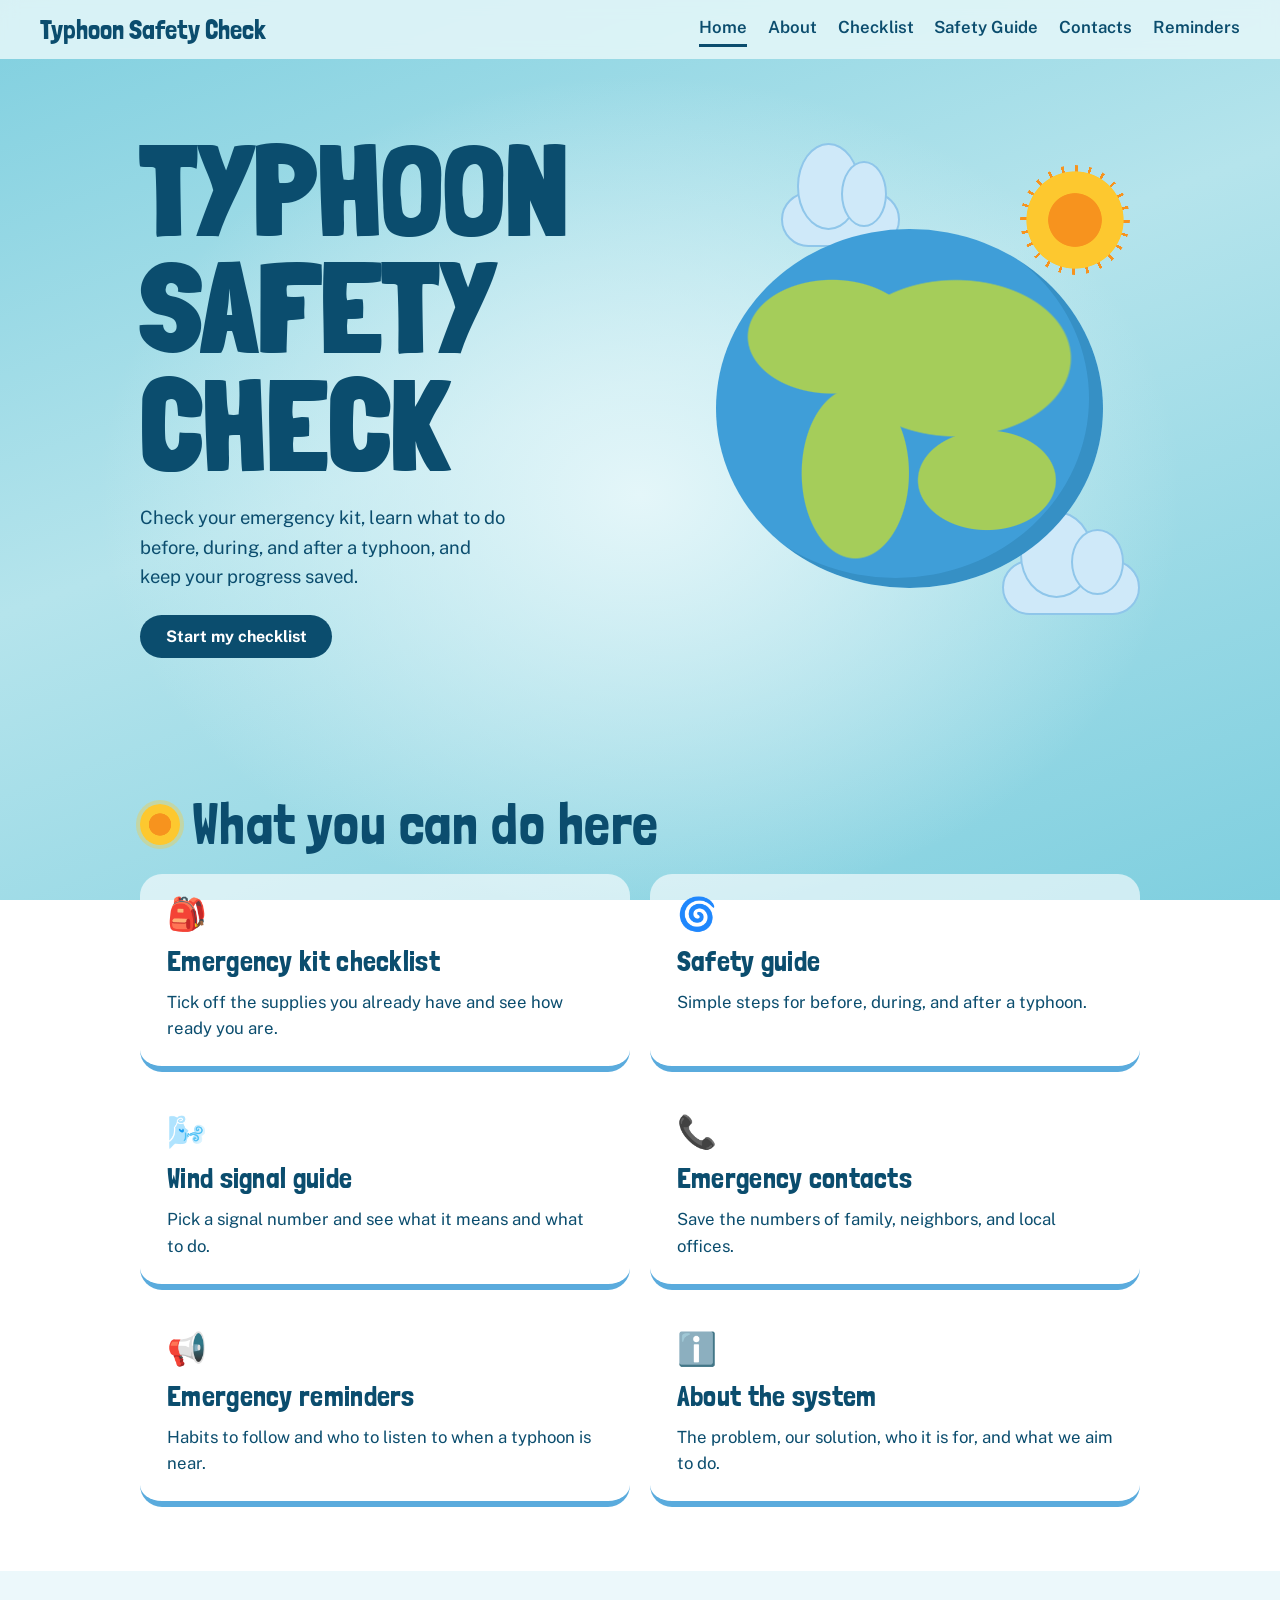
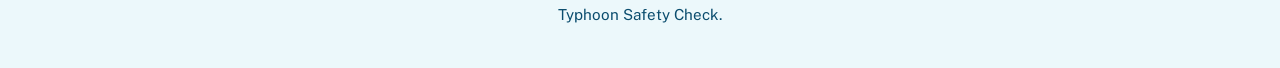
<file: index.html>
<!DOCTYPE html>
<html lang="en">
<head>
  <meta charset="UTF-8">
  <meta name="viewport" content="width=device-width, initial-scale=1">
  <title>Home | Typhoon Safety Check</title>
  <link rel="preconnect" href="https://fonts.googleapis.com">
  <link rel="preconnect" href="https://fonts.gstatic.com" crossorigin>
  <link href="https://fonts.googleapis.com/css2?family=Londrina+Solid:wght@400;900&family=Public+Sans:wght@400;600;700&display=swap" rel="stylesheet">
  <link rel="stylesheet" href="style.css">
</head>
<body>

 
  <header class="site-header">
    <a class="brand" href="index.html">Typhoon Safety Check</a>
    <nav class="nav" aria-label="Main">
      <a href="index.html" aria-current="page">Home</a>
      <a href="about.html">About</a>
      <a href="checklist.html">Checklist</a>
      <a href="guide.html">Safety Guide</a>
      <a href="contacts.html">Contacts</a>
      <a href="reminders.html">Reminders</a>
    </nav>
  </header>

  <main>
    <section class="hero">
      <div class="hero-text">
        <h1>Typhoon<br>Safety<br>Check</h1>
        <p class="hero-sub">Check your emergency kit, learn what to do before, during, and after a typhoon, and keep your progress saved.</p>
        <a class="btn" href="checklist.html">Start my checklist</a>
      </div>
      <div class="hero-art" aria-hidden="true">
        <div class="sun"></div>
        <div class="cloud cloud-1"></div>
        <div class="cloud cloud-2"></div>
        <div class="globe"></div>
      </div>
    </section>

    <section class="section">
      <h2 class="section-title">What you can do here</h2>
      <div class="home-links">
        <a class="link-card" href="checklist.html">
          <span class="link-icon" aria-hidden="true">🎒</span>
          <h3>Emergency kit checklist</h3>
          <p>Tick off the supplies you already have and see how ready you are.</p>
        </a>
        <a class="link-card" href="guide.html">
          <span class="link-icon" aria-hidden="true">🌀</span>
          <h3>Safety guide</h3>
          <p>Simple steps for before, during, and after a typhoon.</p>
        </a>
        <a class="link-card" href="guide.html#signals">
          <span class="link-icon" aria-hidden="true">🌬️</span>
          <h3>Wind signal guide</h3>
          <p>Pick a signal number and see what it means and what to do.</p>
        </a>
        <a class="link-card" href="contacts.html">
          <span class="link-icon" aria-hidden="true">📞</span>
          <h3>Emergency contacts</h3>
          <p>Save the numbers of family, neighbors, and local offices.</p>
        </a>
        <a class="link-card" href="reminders.html">
          <span class="link-icon" aria-hidden="true">📢</span>
          <h3>Emergency reminders</h3>
          <p>Habits to follow and who to listen to when a typhoon is near.</p>
        </a>
        <a class="link-card" href="about.html">
          <span class="link-icon" aria-hidden="true">ℹ️</span>
          <h3>About the system</h3>
          <p>The problem, our solution, who it is for, and what we aim to do.</p>
        </a>
      </div>
    </section>

  </main>

  
  <footer class="site-footer">
    <p>Typhoon Safety Check.</p>
  </footer>

</body>
</html>
</file>
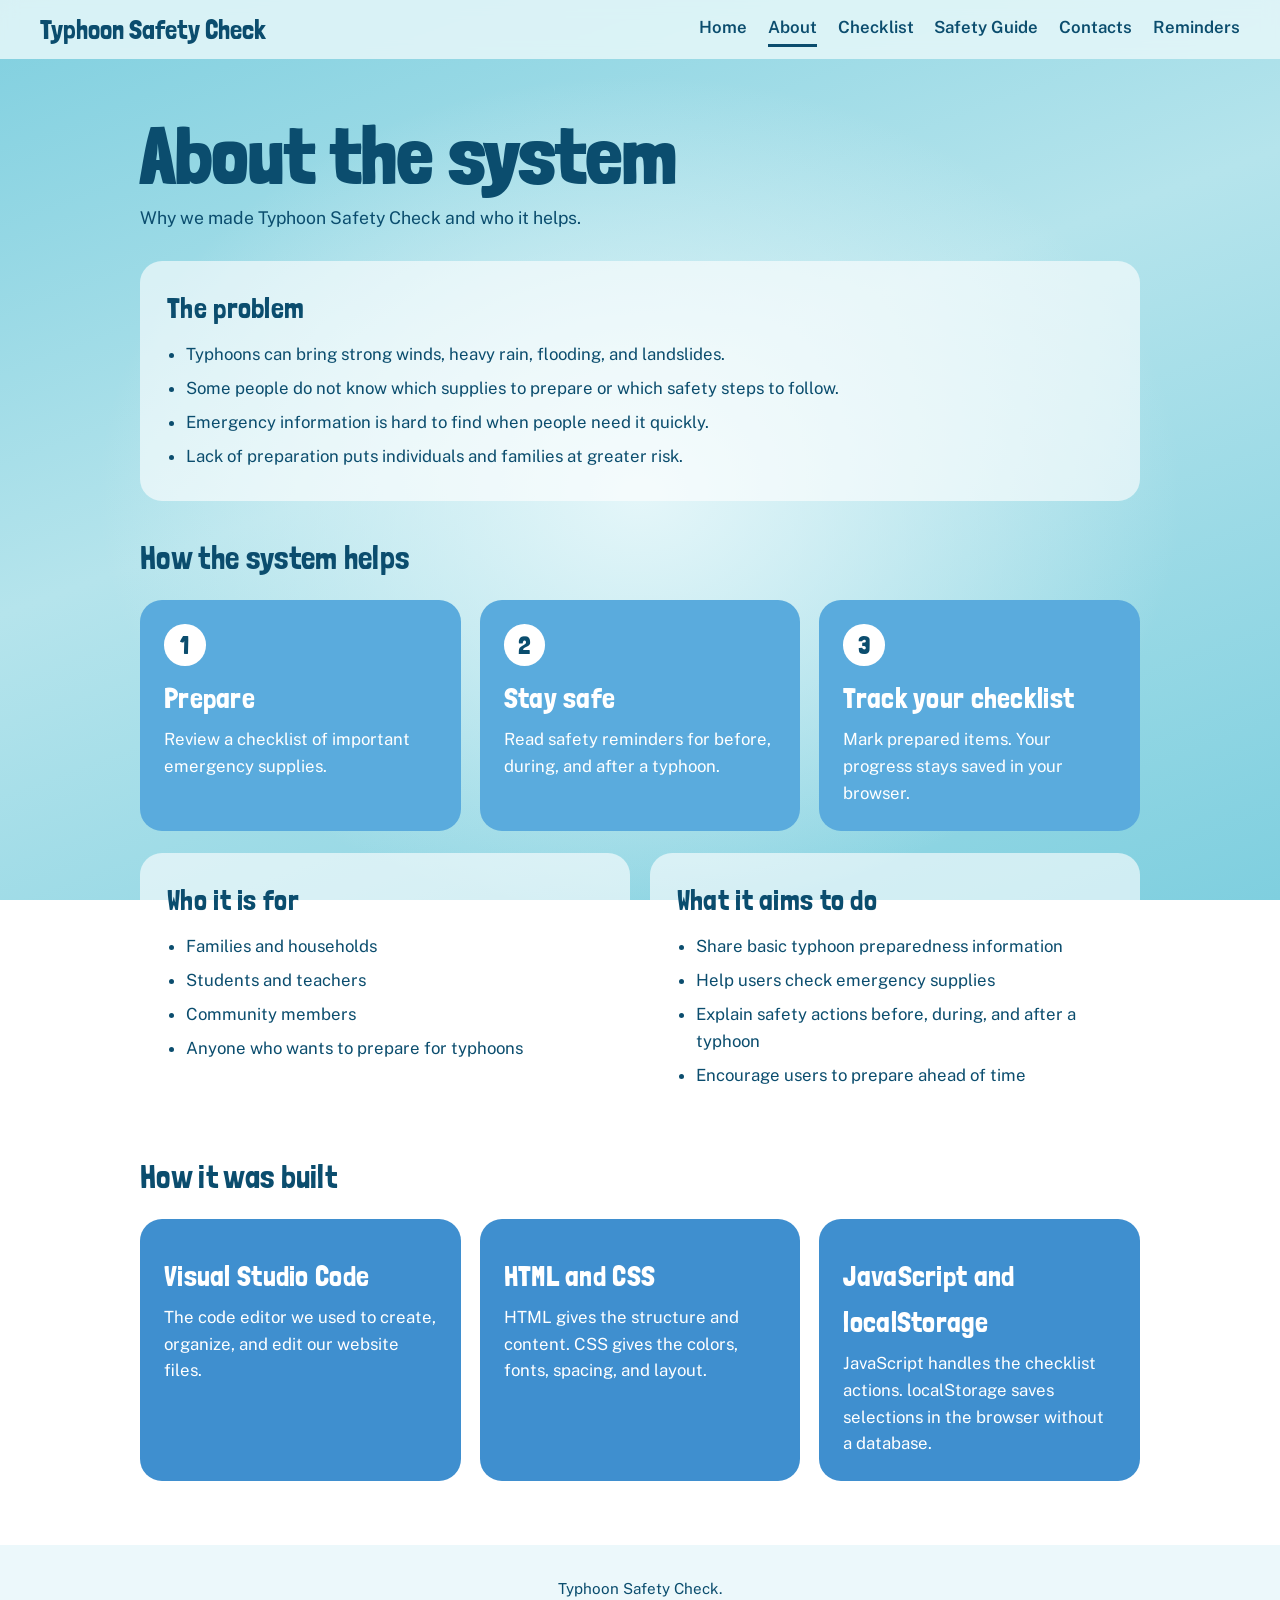
<file: about.html>
<!DOCTYPE html>
<html lang="en">
<head>
  <meta charset="UTF-8">
  <meta name="viewport" content="width=device-width, initial-scale=1">
  <title>About | Typhoon Safety Check</title>
  <link rel="preconnect" href="https://fonts.googleapis.com">
  <link rel="preconnect" href="https://fonts.gstatic.com" crossorigin>
  <link href="https://fonts.googleapis.com/css2?family=Londrina+Solid:wght@400;900&family=Public+Sans:wght@400;600;700&display=swap" rel="stylesheet">
  <link rel="stylesheet" href="style.css">
</head>
<body>

  <header class="site-header">
    <a class="brand" href="index.html">Typhoon Safety Check</a>
    <nav class="nav" aria-label="Main">
      <a href="index.html">Home</a>
      <a href="about.html" aria-current="page">About</a>
      <a href="checklist.html">Checklist</a>
      <a href="guide.html">Safety Guide</a>
      <a href="contacts.html">Contacts</a>
      <a href="reminders.html">Reminders</a>
    </nav>
  </header>

  <main>
    <section class="page-head">
      <h1>About the system</h1>
      <p>Why we made Typhoon Safety Check and who it helps.</p>
    </section>

    <section class="section">
      <div class="panel panel-problem">
        <h2>The problem</h2>
        <ul>
          <li>Typhoons can bring strong winds, heavy rain, flooding, and landslides.</li>
          <li>Some people do not know which supplies to prepare or which safety steps to follow.</li>
          <li>Emergency information is hard to find when people need it quickly.</li>
          <li>Lack of preparation puts individuals and families at greater risk.</li>
        </ul>
      </div>

      <h2 class="subhead">How the system helps</h2>
      <div class="steps">
        <article class="step"><span class="badge">1</span><h3>Prepare</h3><p>Review a checklist of important emergency supplies.</p></article>
        <article class="step"><span class="badge">2</span><h3>Stay safe</h3><p>Read safety reminders for before, during, and after a typhoon.</p></article>
        <article class="step"><span class="badge">3</span><h3>Track your checklist</h3><p>Mark prepared items. Your progress stays saved in your browser.</p></article>
      </div>

      <div class="two-col">
        <div class="panel">
          <h2>Who it is for</h2>
          <ul>
            <li>Families and households</li>
            <li>Students and teachers</li>
            <li>Community members</li>
            <li>Anyone who wants to prepare for typhoons</li>
          </ul>
        </div>
        <div class="panel">
          <h2>What it aims to do</h2>
          <ul>
            <li>Share basic typhoon preparedness information</li>
            <li>Help users check emergency supplies</li>
            <li>Explain safety actions before, during, and after a typhoon</li>
            <li>Encourage users to prepare ahead of time</li>
          </ul>
        </div>
      </div>

      <h2 class="subhead">How it was built</h2>
      <div class="steps tech">
        <article class="step"><h3>Visual Studio Code</h3><p>The code editor we used to create, organize, and edit our website files.</p></article>
        <article class="step"><h3>HTML and CSS</h3><p>HTML gives the structure and content. CSS gives the colors, fonts, spacing, and layout.</p></article>
        <article class="step"><h3>JavaScript and localStorage</h3><p>JavaScript handles the checklist actions. localStorage saves selections in the browser without a database.</p></article>
      </div>
    </section>

  </main>

  <footer class="site-footer">
    <p>Typhoon Safety Check.</p>
  </footer>

</body>
</html>
</file>
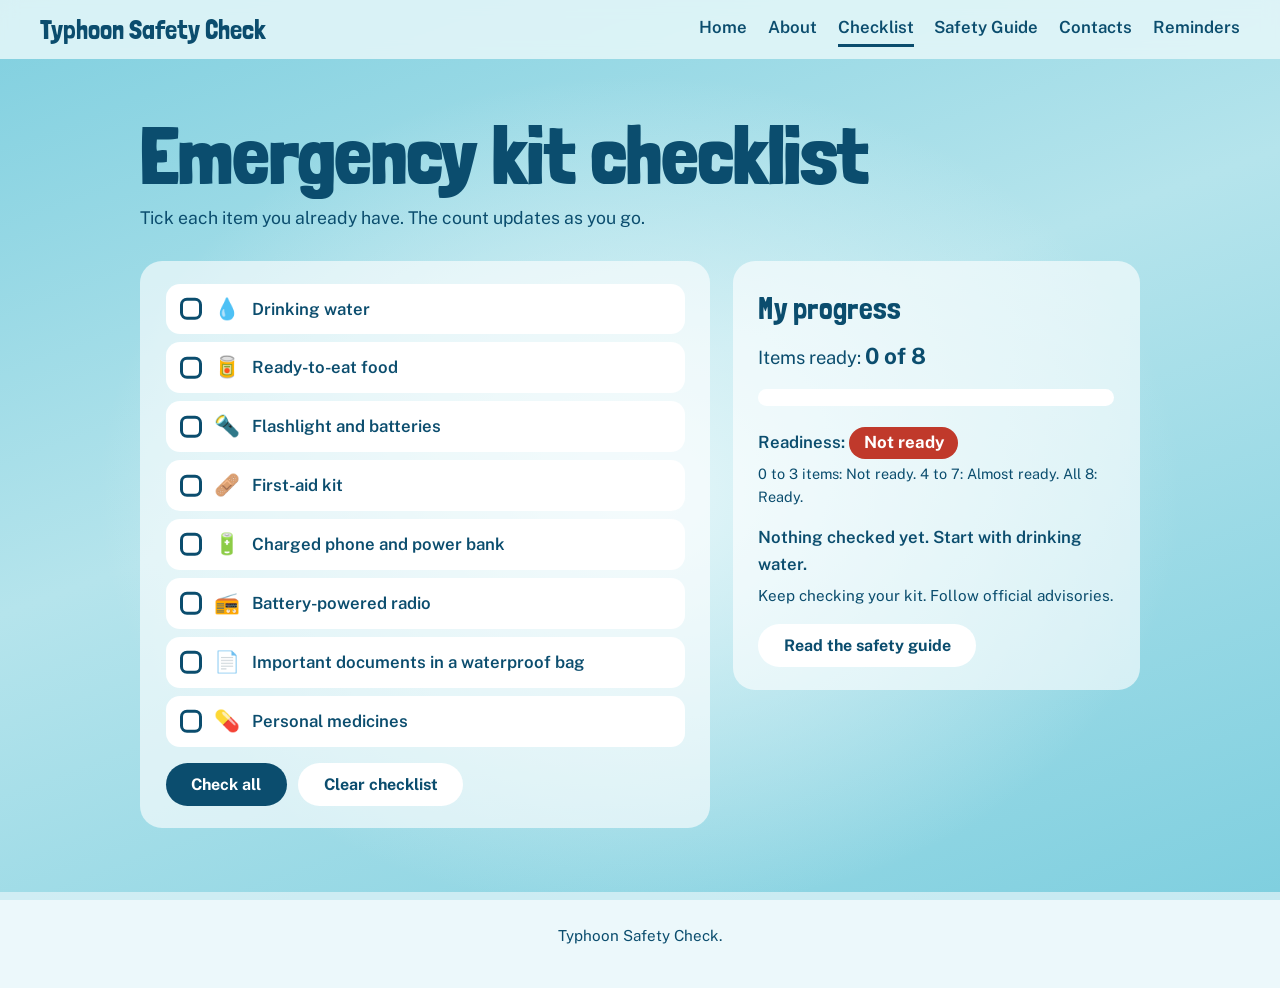
<file: checklist.html>
<!DOCTYPE html>
<html lang="en">
<head>
  <meta charset="UTF-8">
  <meta name="viewport" content="width=device-width, initial-scale=1">
  <title>Checklist | Typhoon Safety Check</title>
  <link rel="preconnect" href="https://fonts.googleapis.com">
  <link rel="preconnect" href="https://fonts.gstatic.com" crossorigin>
  <link href="https://fonts.googleapis.com/css2?family=Londrina+Solid:wght@400;900&family=Public+Sans:wght@400;600;700&display=swap" rel="stylesheet">
  <link rel="stylesheet" href="style.css">
</head>
<body>

 
  <header class="site-header">
    <a class="brand" href="index.html">Typhoon Safety Check</a>
    <nav class="nav" aria-label="Main">
      <a href="index.html">Home</a>
      <a href="about.html">About</a>
      <a href="checklist.html" aria-current="page">Checklist</a>
      <a href="guide.html">Safety Guide</a>
      <a href="contacts.html">Contacts</a>
      <a href="reminders.html">Reminders</a>
    </nav>
  </header>

  <main>
    <section class="page-head">
      <h1>Emergency kit checklist</h1>
      <p>Tick each item you already have. The count updates as you go.</p>
    </section>

    <section class="section">
      <div class="kit-layout">

        <!-- JS: listen for "change" on .kit-item -->
        <form id="kit-form" class="kit-card" aria-label="Emergency kit checklist">
          <ul class="kit-list">
            <li class="kit-row">
              <input type="checkbox" class="kit-item" id="item-water" name="kit" value="water" data-item="water">
              <label for="item-water"><span class="kit-icon" aria-hidden="true">💧</span>Drinking water</label>
            </li>
            <li class="kit-row">
              <input type="checkbox" class="kit-item" id="item-food" name="kit" value="food" data-item="food">
              <label for="item-food"><span class="kit-icon" aria-hidden="true">🥫</span>Ready-to-eat food</label>
            </li>
            <li class="kit-row">
              <input type="checkbox" class="kit-item" id="item-flashlight" name="kit" value="flashlight" data-item="flashlight">
              <label for="item-flashlight"><span class="kit-icon" aria-hidden="true">🔦</span>Flashlight and batteries</label>
            </li>
            <li class="kit-row">
              <input type="checkbox" class="kit-item" id="item-firstaid" name="kit" value="firstaid" data-item="firstaid">
              <label for="item-firstaid"><span class="kit-icon" aria-hidden="true">🩹</span>First-aid kit</label>
            </li>
            <li class="kit-row">
              <input type="checkbox" class="kit-item" id="item-powerbank" name="kit" value="powerbank" data-item="powerbank">
              <label for="item-powerbank"><span class="kit-icon" aria-hidden="true">🔋</span>Charged phone and power bank</label>
            </li>
            <li class="kit-row">
              <input type="checkbox" class="kit-item" id="item-radio" name="kit" value="radio" data-item="radio">
              <label for="item-radio"><span class="kit-icon" aria-hidden="true">📻</span>Battery-powered radio</label>
            </li>
            <li class="kit-row">
              <input type="checkbox" class="kit-item" id="item-documents" name="kit" value="documents" data-item="documents">
              <label for="item-documents"><span class="kit-icon" aria-hidden="true">📄</span>Important documents in a waterproof bag</label>
            </li>
            <li class="kit-row">
              <input type="checkbox" class="kit-item" id="item-medicine" name="kit" value="medicine" data-item="medicine">
              <label for="item-medicine"><span class="kit-icon" aria-hidden="true">💊</span>Personal medicines</label>
            </li>
          </ul>
          <div class="kit-actions">
            <button type="button" class="btn" id="check-all-btn">Check all</button>
            <button type="button" class="btn btn-light" id="reset-btn">Clear checklist</button>
          </div>
        </form>

        <!-- JS: update count, total, bar value, message -->
        <aside class="progress-card" id="progress-card" aria-live="polite">
          <h2>My progress</h2>
          <p class="progress-count">Items ready: <strong><span id="progress-count">0</span> of <span id="progress-total">8</span></strong></p>
          <progress id="progress-bar" value="0" max="8">0 of 8</progress>
          <!-- JS: set text of #readiness-label and swap its class:
               readiness-not (0-3 items), readiness-almost (4-7), readiness-ready (all 8) -->
          <p class="readiness-row">Readiness: <span id="readiness-label" class="readiness readiness-not">Not ready</span></p>
          <p class="readiness-legend">0 to 3 items: Not ready. 4 to 7: Almost ready. All 8: Ready.</p>
          <p id="progress-message" class="progress-message">Nothing checked yet. Start with drinking water.</p>
          <p class="progress-note">Keep checking your kit. Follow official advisories.</p>
          <a class="btn btn-light next-link" href="guide.html">Read the safety guide</a>
        </aside>

      </div>
    </section>

  </main>

  <footer class="site-footer">
    <p>Typhoon Safety Check.</p>
  </footer>


<script>

document.addEventListener("DOMContentLoaded", function () {
  initChecklist();
  initSignalPicker();
  initContacts();
});

/* ---------- Helper: safe localStorage ---------- */
function loadData(key, fallback) {
  try {
    var saved = localStorage.getItem(key);
    return saved ? JSON.parse(saved) : fallback;
  } catch (e) {
    return fallback;
  }
}

function saveData(key, value) {
  try {
    localStorage.setItem(key, JSON.stringify(value));
  } catch (e) {
    /* storage may be blocked; the page still works without saving */
  }
}

/* ==========================================================
   1. CHECKLIST PAGE
   ========================================================== */
function initChecklist() {
  var form = document.getElementById("kit-form");
  if (!form) return;

  var STORAGE_KEY = "typhoonKitChecked";
  var items = document.querySelectorAll(".kit-item");
  var countEl = document.getElementById("progress-count");
  var totalEl = document.getElementById("progress-total");
  var bar = document.getElementById("progress-bar");
  var label = document.getElementById("readiness-label");
  var message = document.getElementById("progress-message");
  var checkAllBtn = document.getElementById("check-all-btn");
  var resetBtn = document.getElementById("reset-btn");

  // Restore saved selections
  var saved = loadData(STORAGE_KEY, []);
  items.forEach(function (item) {
    item.checked = saved.indexOf(item.dataset.item) !== -1;
  });

  function updateProgress() {
    var total = items.length;
    var count = 0;
    var checkedNames = [];

    items.forEach(function (item) {
      if (item.checked) {
        count++;
        checkedNames.push(item.dataset.item);
      }
    });

    // Numbers and bar
    countEl.textContent = count;
    totalEl.textContent = total;
    bar.max = total;
    bar.value = count;
    bar.textContent = count + " of " + total;

    // Readiness level
    label.classList.remove("readiness-not", "readiness-almost", "readiness-ready");
    if (count === total) {
      label.textContent = "Ready";
      label.classList.add("readiness-ready");
      message.textContent = "Great job! Your emergency kit is complete.";
    } else if (count >= 4) {
      label.textContent = "Almost ready";
      label.classList.add("readiness-almost");
      message.textContent = "You are close. " + (total - count) + " more item(s) to go.";
    } else {
      label.textContent = "Not ready";
      label.classList.add("readiness-not");
      message.textContent = count === 0
        ? "Nothing checked yet. Start with drinking water."
        : "Keep going. Gather the remaining items.";
    }

    saveData(STORAGE_KEY, checkedNames);
  }

  items.forEach(function (item) {
    item.addEventListener("change", updateProgress);
  });

  checkAllBtn.addEventListener("click", function () {
    items.forEach(function (item) { item.checked = true; });
    updateProgress();
  });

  resetBtn.addEventListener("click", function () {
    items.forEach(function (item) { item.checked = false; });
    updateProgress();
  });

  updateProgress();
}

/* ==========================================================
   2. GUIDE PAGE - WIND SIGNAL PICKER
   Reads the info straight from the table, so the text only
   has to be written once in the HTML.
   ========================================================== */
function initSignalPicker() {
  var select = document.getElementById("signal-select");
  var result = document.getElementById("signal-result");
  var rows = document.querySelectorAll("#signal-table tbody tr");
  if (!select || !result) return;

  select.addEventListener("change", function () {
    var value = select.value;

    // Remove old highlight
    rows.forEach(function (row) { row.classList.remove("is-selected"); });

    // Nothing selected: show default message
    if (value === "") {
      result.innerHTML = "<p>Pick a signal to see what it means and what to do.</p>";
      return;
    }

    var row = document.querySelector('#signal-table tr[data-signal="' + value + '"]');
    if (!row) return;

    row.classList.add("is-selected");

    var cells = row.querySelectorAll("th, td");
    // cells: 0 Signal, 1 Wind, 2 Speed, 3 Lead time, 4 Threat, 5 What to do
    result.innerHTML = "";

    var title = document.createElement("h3");
    title.textContent = cells[0].textContent + ": " + cells[1].textContent;
    result.appendChild(title);

    var details = [
      ["Wind speed", cells[2].textContent],
      ["Lead time", cells[3].textContent],
      ["Threat", cells[4].textContent],
      ["What to do", cells[5].textContent]
    ];

    details.forEach(function (d) {
      var p = document.createElement("p");
      var strong = document.createElement("strong");
      strong.textContent = d[0] + ": ";
      p.appendChild(strong);
      p.appendChild(document.createTextNode(d[1]));
      result.appendChild(p);
    });
  });
}

/* ==========================================================
   3. CONTACTS PAGE
   ========================================================== */
function initContacts() {
  var form = document.getElementById("contact-form");
  if (!form) return;

  var STORAGE_KEY = "typhoonContacts";
  var nameInput = document.getElementById("contact-name");
  var phoneInput = document.getElementById("contact-phone");
  var typeSelect = document.getElementById("contact-type");
  var errorEl = document.getElementById("contact-error");
  var listEl = document.getElementById("contact-list");
  var emptyEl = document.getElementById("contact-empty");
  var template = document.getElementById("contact-template");
  var clearAllBtn = document.getElementById("clear-contacts-btn");
  var clearFormBtn = document.getElementById("clear-form-btn");

  var contacts = loadData(STORAGE_KEY, []);

  function showError(text) {
    errorEl.textContent = text;
    errorEl.hidden = false;
  }

  function hideError() {
    errorEl.textContent = "";
    errorEl.hidden = true;
  }

  // Draw the whole list from the contacts array
  function render() {
    listEl.innerHTML = "";

    contacts.forEach(function (contact) {
      var clone = template.content.cloneNode(true);
      var li = clone.querySelector(".contact-item");
      li.dataset.id = contact.id;
      li.querySelector(".contact-name").textContent = contact.name;
      li.querySelector(".contact-phone").textContent = contact.phone;
      li.querySelector(".contact-type").textContent = contact.type;
      listEl.appendChild(clone);
    });

    emptyEl.hidden = contacts.length > 0;
    clearAllBtn.hidden = contacts.length === 0;
  }

  // Phone check: 7 to 15 digits, may include spaces, dashes, +, ( )
  function isValidPhone(phone) {
    if (!/^[0-9+\-()\s]+$/.test(phone)) return false;
    var digits = phone.replace(/\D/g, "");
    return digits.length >= 7 && digits.length <= 15;
  }

  form.addEventListener("submit", function (event) {
    event.preventDefault();

    var name = nameInput.value.trim();
    var phone = phoneInput.value.trim();
    var type = typeSelect.value;

    if (name === "") {
      showError("Please enter a name.");
      nameInput.focus();
      return;
    }
    if (phone === "") {
      showError("Please enter a phone number.");
      phoneInput.focus();
      return;
    }
    if (!isValidPhone(phone)) {
      showError("Phone number should have 7 to 15 digits and use only numbers, spaces, +, - or ( ).");
      phoneInput.focus();
      return;
    }

    var duplicate = contacts.some(function (c) {
      return c.name.toLowerCase() === name.toLowerCase() && c.phone === phone;
    });
    if (duplicate) {
      showError("That contact is already saved.");
      return;
    }

    hideError();
    contacts.push({ id: String(Date.now()), name: name, phone: phone, type: type });
    saveData(STORAGE_KEY, contacts);
    render();
    form.reset();
    nameInput.focus();
  });

  // Clear form button also hides any error
  clearFormBtn.addEventListener("click", hideError);

  // Delete one contact (event delegation on the list)
  listEl.addEventListener("click", function (event) {
    if (!event.target.classList.contains("contact-delete")) return;
    var li = event.target.closest(".contact-item");
    var id = li.dataset.id;
    contacts = contacts.filter(function (c) { return c.id !== id; });
    saveData(STORAGE_KEY, contacts);
    render();
  });

  // Delete all contacts
  clearAllBtn.addEventListener("click", function () {
    if (contacts.length === 0) return;
    if (confirm("Delete all saved contacts?")) {
      contacts = [];
      saveData(STORAGE_KEY, contacts);
      render();
    }
  });

  render();
}
</script>
</body>
</html>
</file>
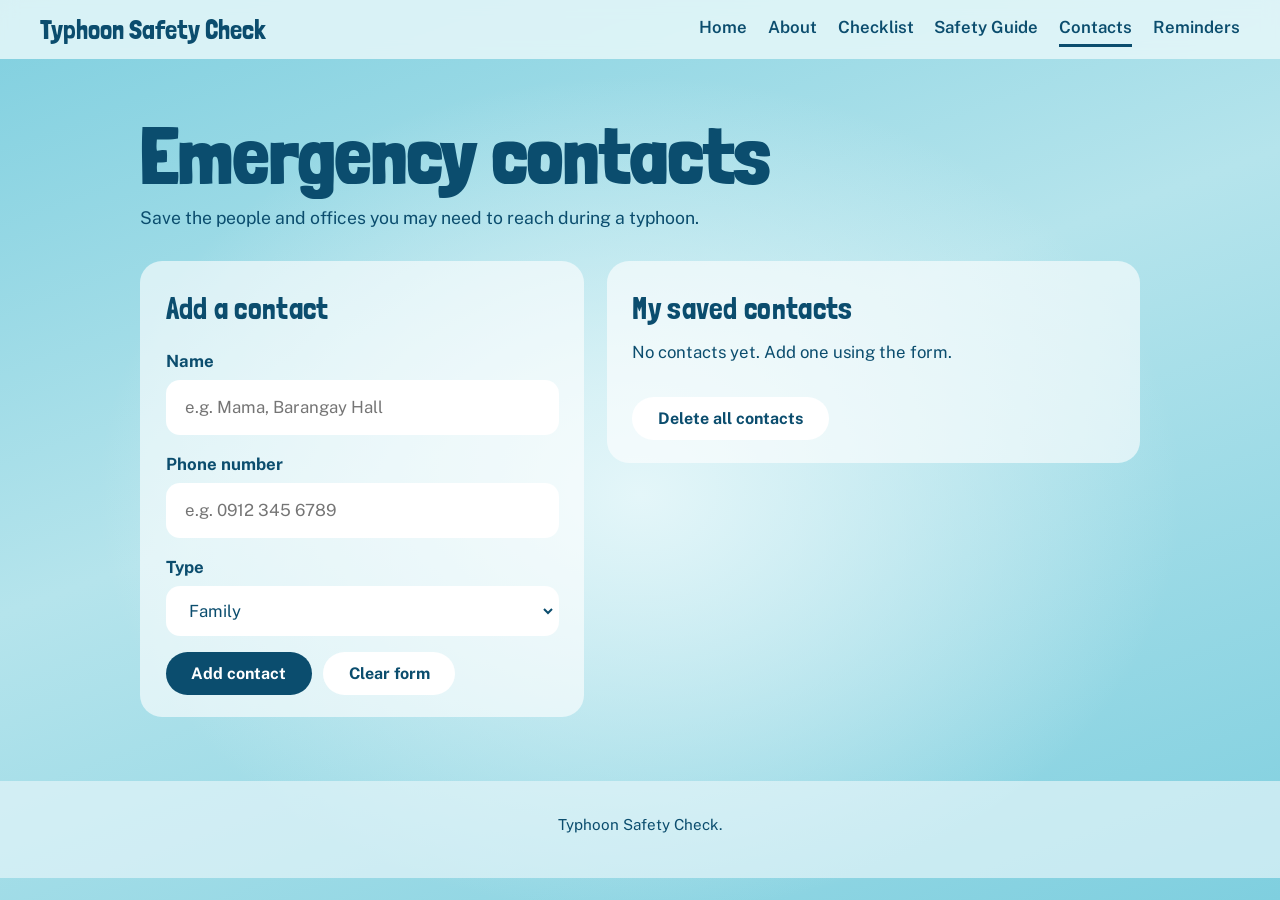
<file: contacts.html>
<!DOCTYPE html>
<html lang="en">
<head>
  <meta charset="UTF-8">
  <meta name="viewport" content="width=device-width, initial-scale=1">
  <title>Contacts | Typhoon Safety Check</title>
  <link rel="preconnect" href="https://fonts.googleapis.com">
  <link rel="preconnect" href="https://fonts.gstatic.com" crossorigin>
  <link href="https://fonts.googleapis.com/css2?family=Londrina+Solid:wght@400;900&family=Public+Sans:wght@400;600;700&display=swap" rel="stylesheet">
  <link rel="stylesheet" href="style.css">
</head>
<body>

  
  <header class="site-header">
    <a class="brand" href="index.html">Typhoon Safety Check</a>
    <nav class="nav" aria-label="Main">
      <a href="index.html">Home</a>
      <a href="about.html">About</a>
      <a href="checklist.html">Checklist</a>
      <a href="guide.html">Safety Guide</a>
      <a href="contacts.html" aria-current="page">Contacts</a>
      <a href="reminders.html">Reminders</a>
    </nav>
  </header>

  <main>
    <section class="page-head">
      <h1>Emergency contacts</h1>
      <p>Save the people and offices you may need to reach during a typhoon.</p>
    </section>

    <section class="section">
      <div class="contacts-layout">

        <!-- JS: on submit -> preventDefault, validate, add to list, save to localStorage.
             Show problems in #contact-error. novalidate lets JS control the messages. -->
        <form id="contact-form" class="kit-card contact-form" novalidate>
          <h2>Add a contact</h2>

          <div class="field">
            <label for="contact-name">Name</label>
            <input type="text" id="contact-name" name="name" maxlength="40" placeholder="e.g. Mama, Barangay Hall" autocomplete="off">
          </div>

          <div class="field">
            <label for="contact-phone">Phone number</label>
            <input type="tel" id="contact-phone" name="phone" maxlength="20" inputmode="tel" placeholder="e.g. 0912 345 6789" autocomplete="off">
          </div>

          <div class="field">
            <label for="contact-type">Type</label>
            <select id="contact-type" name="type">
              <option value="Family">Family</option>
              <option value="Neighbor">Neighbor</option>
              <option value="Local office">Local office</option>
              <option value="Other">Other</option>
            </select>
          </div>

          <p id="contact-error" class="form-error" role="alert" hidden></p>

          <div class="kit-actions">
            <button type="submit" class="btn" id="add-contact-btn">Add contact</button>
            <button type="reset" class="btn btn-light" id="clear-form-btn">Clear form</button>
          </div>
        </form>

        <!-- JS: add one <li class="contact-item"> per contact (copy #contact-template)
             and hide #contact-empty once there is at least one -->
        <section class="progress-card contacts-card" aria-labelledby="contacts-heading">
          <h2 id="contacts-heading">My saved contacts</h2>
          <p id="contact-empty" class="contact-empty">No contacts yet. Add one using the form.</p>
          <ul id="contact-list" class="contact-list"></ul>
          <button type="button" class="btn btn-light" id="clear-contacts-btn">Delete all contacts</button>
        </section>

      </div>

      <template id="contact-template">
        <li class="contact-item" data-id="">
          <div class="contact-info">
            <strong class="contact-name"></strong>
            <span class="contact-phone"></span>
            <span class="contact-type"></span>
          </div>
          <button type="button" class="contact-delete" aria-label="Delete contact">Delete</button>
        </li>
      </template>
    </section>

  </main>

  
  <footer class="site-footer">
    <p>Typhoon Safety Check.</p>
  </footer>

  <script>
    const form = document.getElementById("contact-form");
    const nameInput = document.getElementById("contact-name");
    const phoneInput = document.getElementById("contact-phone");
    const typeSelect = document.getElementById("contact-type");
    const errorBox = document.getElementById("contact-error");
    const list = document.getElementById("contact-list");
    const emptyMessage = document.getElementById("contact-empty");
    const clearAllBtn = document.getElementById("clear-contacts-btn");
    const template = document.getElementById("contact-template");

    const STORAGE_KEY = "typhoonSafetyContacts"; // name of our saved data

// The array that holds every saved contact:
// { id: "...", name: "Mama", phone: "0912 345 6789", type: "Family" }
let contacts = loadContacts();

// ---------- 2. Functions: saving and loading ----------
function loadContacts() {
  try {
    const saved = JSON.parse(localStorage.getItem(STORAGE_KEY));
    return Array.isArray(saved) ? saved : []; // use [] if nothing valid is saved
  } catch (error) {
    return []; // storage blocked or data broken: start empty
  }
}

function saveContacts() {
  try {
    localStorage.setItem(STORAGE_KEY, JSON.stringify(contacts));
  } catch (error) {
    showError("Could not save your contacts in this browser.");
  }
}

// ---------- 3. Functions: showing the list ----------
function renderContacts() {
  list.innerHTML = ""; // clear the old list first

  contacts.forEach(function (contact) {
    const item = template.content.firstElementChild.cloneNode(true);
    item.dataset.id = contact.id;
    item.querySelector(".contact-name").textContent = contact.name;
    item.querySelector(".contact-phone").textContent = contact.phone;
    item.querySelector(".contact-type").textContent = contact.type;
    list.appendChild(item);
  });

  // Conditions: show the "no contacts" message only when the list is empty
  const isEmpty = contacts.length === 0;
  emptyMessage.hidden = !isEmpty;
  clearAllBtn.hidden = isEmpty;
}

// ---------- 4. Functions: error messages ----------
function showError(message) {
  errorBox.textContent = message;
  errorBox.hidden = false;
}

function clearError() {
  errorBox.textContent = "";
  errorBox.hidden = true;
  nameInput.classList.remove("has-error");
  phoneInput.classList.remove("has-error");
}

// ---------- 5. Function: validate the input ----------
// Returns an error message (text), or "" when everything is fine.
function validateContact(name, phone) {
  if (name === "") {
    nameInput.classList.add("has-error");
    return "Please enter a name.";
  }
  if (name.length < 2) {
    nameInput.classList.add("has-error");
    return "The name must be at least 2 characters.";
  }

  if (phone === "") {
    phoneInput.classList.add("has-error");
    return "Please enter a phone number.";
  }

  // Allowed: digits, spaces, dashes, brackets, and a + at the start
  if (!/^\+?[0-9\s\-()]+$/.test(phone)) {
    phoneInput.classList.add("has-error");
    return "The phone number can only have numbers, spaces, dashes, and a + at the start.";
  }

  // Count only the digits: 3 digits allows hotlines like 911
  const digits = phone.replace(/\D/g, "");
  if (digits.length < 3 || digits.length > 15) {
    phoneInput.classList.add("has-error");
    return "The phone number must have 3 to 15 digits.";
  }

  // No duplicate numbers
  const duplicate = contacts.find(function (contact) {
    return contact.phone.replace(/\D/g, "") === digits;
  });
  if (duplicate) {
    phoneInput.classList.add("has-error");
    return "This number is already saved under " + duplicate.name + ".";
  }

  return ""; // no problem found
}

// ---------- 6. Events ----------

// Add a contact when the form is submitted
form.addEventListener("submit", function (event) {
  event.preventDefault(); // stop the page from reloading
  clearError();

  const name = nameInput.value.trim();
  const phone = phoneInput.value.trim();
  const message = validateContact(name, phone);

  if (message !== "") {
    showError(message);
    // Put the cursor in the first box that has a problem
    (nameInput.classList.contains("has-error") ? nameInput : phoneInput).focus();
    return;
  }

  contacts.push({
    id: Date.now().toString(36) + Math.random().toString(36).slice(2, 6),
    name: name,
    phone: phone,
    type: typeSelect.value
  });

  saveContacts();
  renderContacts();
  form.reset();
  nameInput.focus();
});

// Remove error styling as soon as the user starts typing again
[nameInput, phoneInput].forEach(function (input) {
  input.addEventListener("input", clearError);
});

// "Clear form" button also clears any error
form.addEventListener("reset", clearError);

// Delete one contact (one listener on the list handles every Delete button)
list.addEventListener("click", function (event) {
  const button = event.target.closest(".contact-delete");
  if (!button) return; // the click was not on a Delete button

  const id = button.closest(".contact-item").dataset.id;
  contacts = contacts.filter(function (contact) {
    return contact.id !== id;
  });
  saveContacts();
  renderContacts();
});

// Delete all contacts (ask first so nothing is lost by accident)
clearAllBtn.addEventListener("click", function () {
  if (confirm("Delete all saved contacts?")) {
    contacts = [];
    saveContacts();
    renderContacts();
  }
});

// ---------- 7. Start: show the saved contacts when the page opens ----------
renderContacts();
  </script>

</body>
</html>
</file>
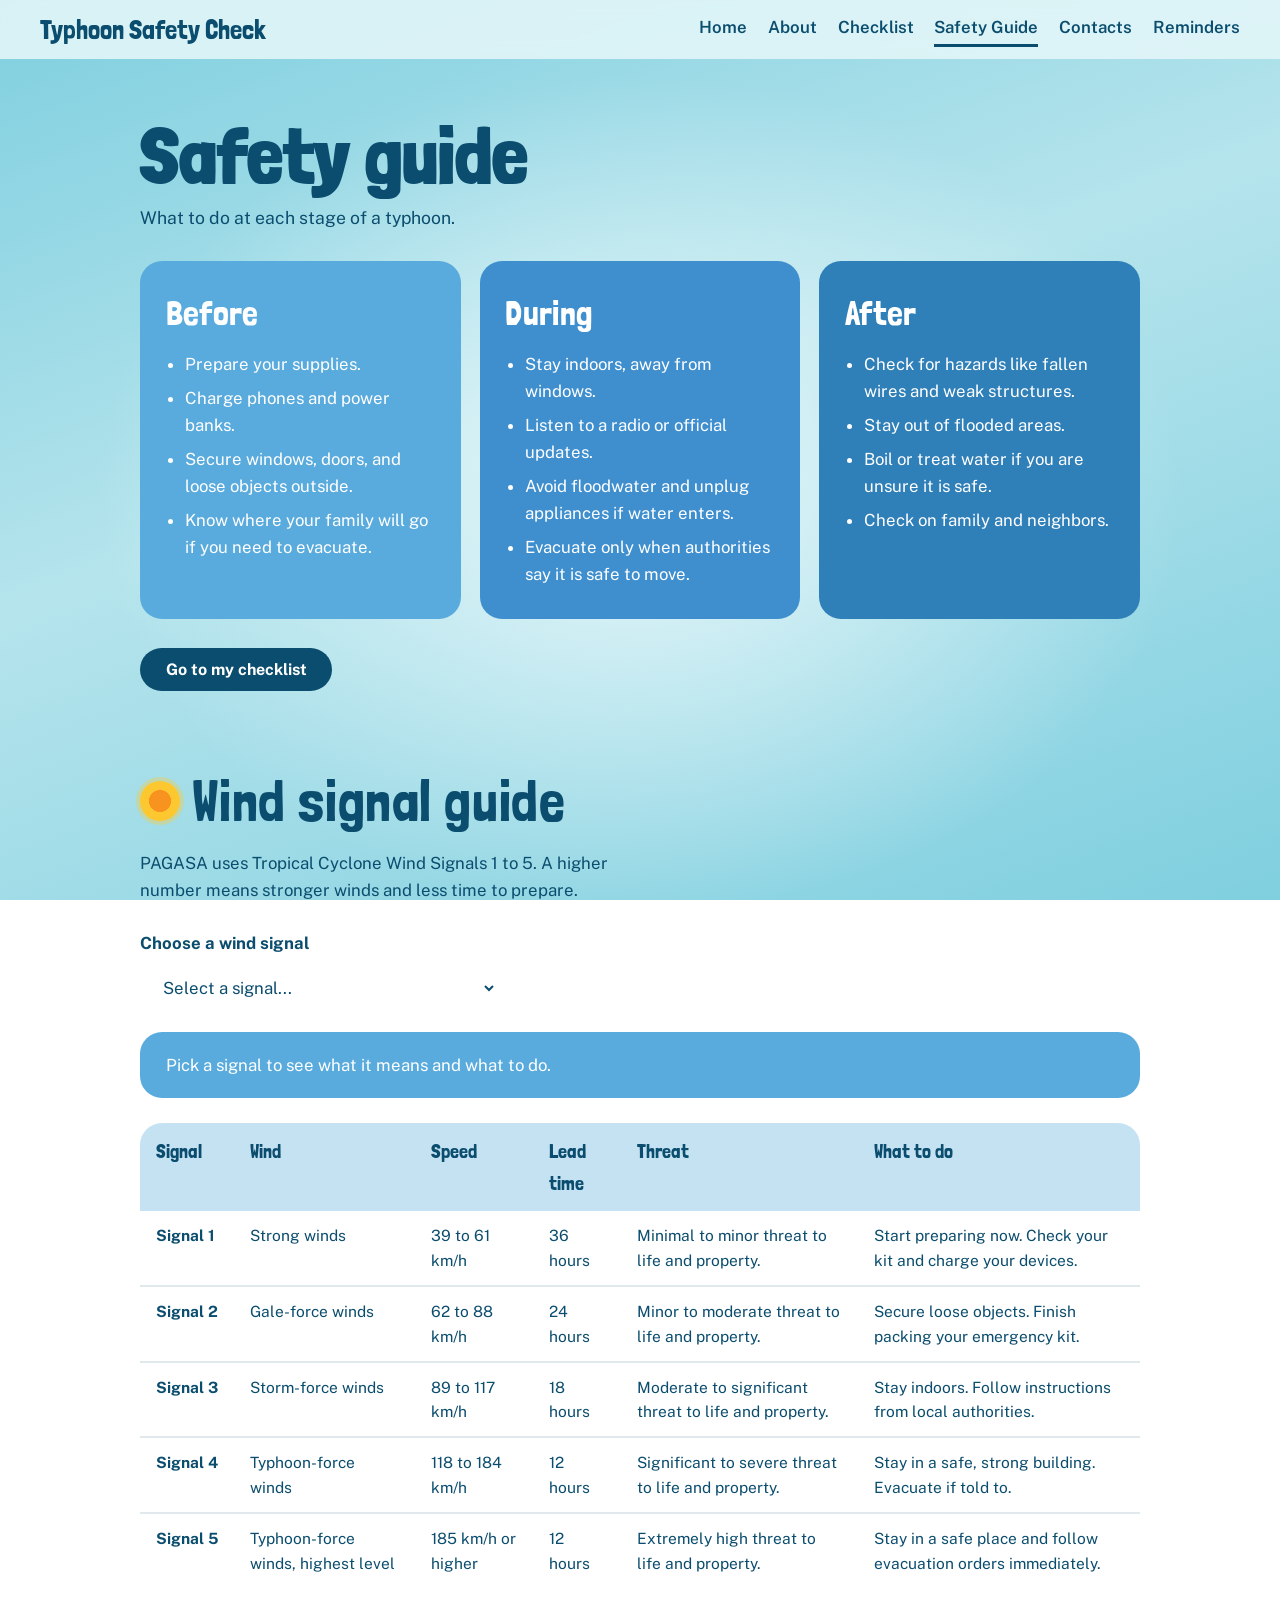
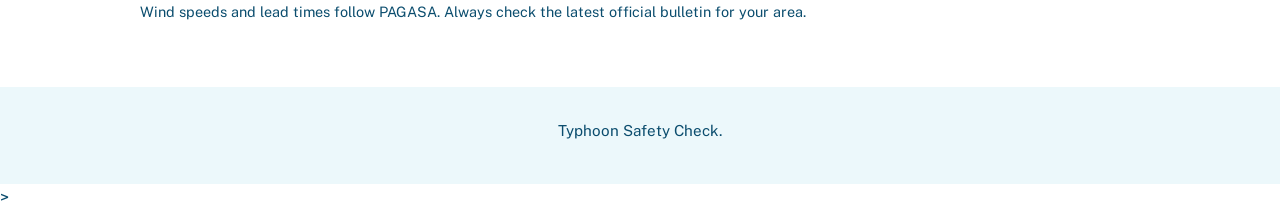
<file: guide.html>
<!DOCTYPE html>
<html lang="en">
<head>
  <meta charset="UTF-8">
  <meta name="viewport" content="width=device-width, initial-scale=1">
  <title>Safety Guide | Typhoon Safety Check</title>
  <link rel="preconnect" href="https://fonts.googleapis.com">
  <link rel="preconnect" href="https://fonts.gstatic.com" crossorigin>
  <link href="https://fonts.googleapis.com/css2?family=Londrina+Solid:wght@400;900&family=Public+Sans:wght@400;600;700&display=swap" rel="stylesheet">
  <link rel="stylesheet" href="style.css">
</head>
<body>

  <header class="site-header">
    <a class="brand" href="index.html">Typhoon Safety Check</a>
    <nav class="nav" aria-label="Main">
      <a href="index.html">Home</a>
      <a href="about.html">About</a>
      <a href="checklist.html">Checklist</a>
      <a href="guide.html" aria-current="page">Safety Guide</a>
      <a href="contacts.html">Contacts</a>
      <a href="reminders.html">Reminders</a>
    </nav>
  </header>

  <main>
    <section class="page-head">
      <h1>Safety guide</h1>
      <p>What to do at each stage of a typhoon.</p>
    </section>

    <section class="section">
      <div class="guide-grid">
        <article class="guide-card" id="guide-before" data-phase="before">
          <h2>Before</h2>
          <ul>
            <li>Prepare your supplies.</li>
            <li>Charge phones and power banks.</li>
            <li>Secure windows, doors, and loose objects outside.</li>
            <li>Know where your family will go if you need to evacuate.</li>
          </ul>
        </article>
        <article class="guide-card" id="guide-during" data-phase="during">
          <h2>During</h2>
          <ul>
            <li>Stay indoors, away from windows.</li>
            <li>Listen to a radio or official updates.</li>
            <li>Avoid floodwater and unplug appliances if water enters.</li>
            <li>Evacuate only when authorities say it is safe to move.</li>
          </ul>
        </article>
        <article class="guide-card" id="guide-after" data-phase="after">
          <h2>After</h2>
          <ul>
            <li>Check for hazards like fallen wires and weak structures.</li>
            <li>Stay out of flooded areas.</li>
            <li>Boil or treat water if you are unsure it is safe.</li>
            <li>Check on family and neighbors.</li>
          </ul>
        </article>
      </div>
      <p class="page-cta"><a class="btn" href="checklist.html">Go to my checklist</a></p>
    </section>

    <section class="section" id="signals">
      <h2 class="section-title">Wind signal guide</h2>
      <p class="section-intro">PAGASA uses Tropical Cyclone Wind Signals 1 to 5. A higher number means stronger winds and less time to prepare.</p>

      <!-- JS: on "change" of #signal-select, show matching info in #signal-result
           and add .is-selected to the matching row in the table -->
      <div class="signal-picker">
        <label for="signal-select">Choose a wind signal</label>
        <select id="signal-select" name="signal">
          <option value="">Select a signal...</option>
          <option value="1">Signal No. 1</option>
          <option value="2">Signal No. 2</option>
          <option value="3">Signal No. 3</option>
          <option value="4">Signal No. 4</option>
          <option value="5">Signal No. 5</option>
        </select>
      </div>
      <div id="signal-result" class="signal-result" aria-live="polite">
        <p>Pick a signal to see what it means and what to do.</p>
      </div>

      <div class="table-wrap">
        <table class="signal-table" id="signal-table">
          <caption class="sr-only">Wind signals compared</caption>
          <thead>
            <tr><th scope="col">Signal</th><th scope="col">Wind</th><th scope="col">Speed</th><th scope="col">Lead time</th><th scope="col">Threat</th><th scope="col">What to do</th></tr>
          </thead>
          <tbody>
            <tr data-signal="1"><th scope="row">Signal 1</th><td>Strong winds</td><td>39 to 61 km/h</td><td>36 hours</td><td>Minimal to minor threat to life and property.</td><td>Start preparing now. Check your kit and charge your devices.</td></tr>
            <tr data-signal="2"><th scope="row">Signal 2</th><td>Gale-force winds</td><td>62 to 88 km/h</td><td>24 hours</td><td>Minor to moderate threat to life and property.</td><td>Secure loose objects. Finish packing your emergency kit.</td></tr>
            <tr data-signal="3"><th scope="row">Signal 3</th><td>Storm-force winds</td><td>89 to 117 km/h</td><td>18 hours</td><td>Moderate to significant threat to life and property.</td><td>Stay indoors. Follow instructions from local authorities.</td></tr>
            <tr data-signal="4"><th scope="row">Signal 4</th><td>Typhoon-force winds</td><td>118 to 184 km/h</td><td>12 hours</td><td>Significant to severe threat to life and property.</td><td>Stay in a safe, strong building. Evacuate if told to.</td></tr>
            <tr data-signal="5"><th scope="row">Signal 5</th><td>Typhoon-force winds, highest level</td><td>185 km/h or higher</td><td>12 hours</td><td>Extremely high threat to life and property.</td><td>Stay in a safe place and follow evacuation orders immediately.</td></tr>
          </tbody>
        </table>
      </div>
      <p class="signal-note">Wind speeds and lead times follow PAGASA. Always check the latest official bulletin for your area.</p>
    </section>

  </main>

  <footer class="site-footer">
    <p>Typhoon Safety Check.</p>
  </footer>

<script>
  // script.js - Typhoon Safety Check
// Wind signal picker for guide.html

document.addEventListener("DOMContentLoaded", function () {
  var select = document.getElementById("signal-select");
  var result = document.getElementById("signal-result");
  var rows = document.querySelectorAll("#signal-table tbody tr");

  // If this page has no signal picker (other pages share this file), stop here.
  if (!select || !result) return;

  select.addEventListener("change", function () {
    var value = select.value;

    // 1. Remove the highlight from every row
    rows.forEach(function (row) {
      row.classList.remove("is-selected");
    });

    // 2. Nothing chosen: show the default message
    if (value === "") {
      result.innerHTML = "<p>Pick a signal to see what it means and what to do.</p>";
      return;
    }

    // 3. Find the matching table row (for example data-signal="3")
    var row = document.querySelector('#signal-table tr[data-signal="' + value + '"]');
    if (!row) return;

    // 4. Highlight that row
    row.classList.add("is-selected");

    // 5. Read the row's cells and show them in the result box
    var cells = row.querySelectorAll("th, td");
    // cells: 0 = Signal, 1 = Wind, 2 = Speed, 3 = Lead time, 4 = Threat, 5 = What to do

    result.innerHTML =
      "<h3>" + cells[0].textContent + ": " + cells[1].textContent + "</h3>" +
      "<p><strong>Speed:</strong> " + cells[2].textContent + "</p>" +
      "<p><strong>Lead time:</strong> " + cells[3].textContent + "</p>" +
      "<p><strong>Threat:</strong> " + cells[4].textContent + "</p>" +
      "<p><strong>What to do:</strong> " + cells[5].textContent + "</p>";
  });
});
</script>>
</body>
</html>
</file>
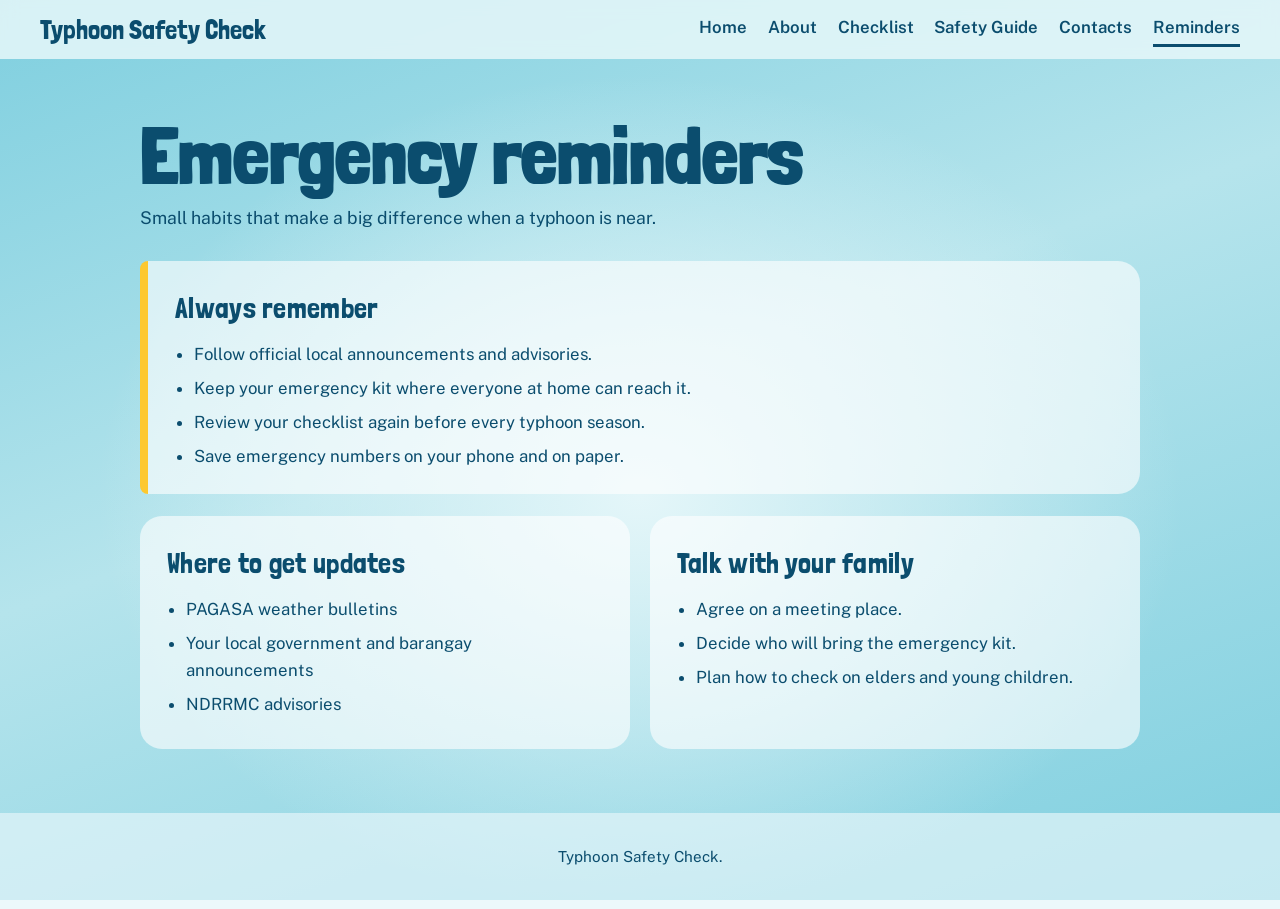
<file: reminders.html>
<!DOCTYPE html>
<html lang="en">
<head>
  <meta charset="UTF-8">
  <meta name="viewport" content="width=device-width, initial-scale=1">
  <title>Reminders | Typhoon Safety Check</title>
  <link rel="preconnect" href="https://fonts.googleapis.com">
  <link rel="preconnect" href="https://fonts.gstatic.com" crossorigin>
  <link href="https://fonts.googleapis.com/css2?family=Londrina+Solid:wght@400;900&family=Public+Sans:wght@400;600;700&display=swap" rel="stylesheet">
  <link rel="stylesheet" href="style.css">
</head>
<body>

  
  <header class="site-header">
    <a class="brand" href="index.html">Typhoon Safety Check</a>
    <nav class="nav" aria-label="Main">
      <a href="index.html">Home</a>
      <a href="about.html">About</a>
      <a href="checklist.html">Checklist</a>
      <a href="guide.html">Safety Guide</a>
      <a href="contacts.html">Contacts</a>
      <a href="reminders.html" aria-current="page">Reminders</a>
    </nav>
  </header>

  <main>
    <section class="page-head">
      <h1>Emergency reminders</h1>
      <p>Small habits that make a big difference when a typhoon is near.</p>
    </section>

    <section class="section">
      <div class="panel reminder-panel">
        <h2>Always remember</h2>
        <ul>
          <li>Follow official local announcements and advisories.</li>
          <li>Keep your emergency kit where everyone at home can reach it.</li>
          <li>Review your checklist again before every typhoon season.</li>
          <li>Save emergency numbers on your phone and on paper.</li>
        </ul>
      </div>
      <div class="two-col">
        <div class="panel">
          <h2>Where to get updates</h2>
          <ul>
            <li>PAGASA weather bulletins</li>
            <li>Your local government and barangay announcements</li>
            <li>NDRRMC advisories</li>
          </ul>
        </div>
        <div class="panel">
          <h2>Talk with your family</h2>
          <ul>
            <li>Agree on a meeting place.</li>
            <li>Decide who will bring the emergency kit.</li>
            <li>Plan how to check on elders and young children.</li>
          </ul>
        </div>
      </div>
    </section>

  </main>

  <footer class="site-footer">
    <p>Typhoon Safety Check.</p>
  </footer>

</body>
</html>
</file>
<file: style.css>
/* ---------- Colors, fonts, sizes (change them here) ---------- */
:root {
  --navy: #0b4d6e;          /* headings and text */
  --sky: #7fcfdf;           /* page background, darker end */
  --mist: #e4f6f9;          /* page background, lighter end */
  --card-blue: #5aabdd;     /* concept cards in the slides */
  --card-soft: rgba(255, 255, 255, 0.62);
  --sun: #fdc82f;
  --sun-core: #f7931e;
  --land: #a5cd5a;
  --globe: #3f9ed8;
  --done: #2f9e6b;          /* checked item */

  --font-title: "Londrina Solid", "Impact", "Arial Black", sans-serif;
  --font-body: "Public Sans", "Segoe UI", Arial, sans-serif;

  --radius: 22px;
  --max: 1080px;
}

/* ---------- Base ---------- */
*, *::before, *::after { box-sizing: border-box; }

html { scroll-behavior: smooth; scroll-padding-top: 76px; }

body {
  margin: 0;
  font-family: var(--font-body);
  font-size: 1.05rem;
  line-height: 1.6;
  color: var(--navy);
  background:
    radial-gradient(ellipse at 50% 55%, var(--mist) 0%, transparent 60%),
    linear-gradient(160deg, var(--sky) 0%, #b5e4ec 45%, var(--sky) 100%);
  background-attachment: fixed;
}

h1, h2, h3, h4 { margin: 0; font-weight: 400; }
h2, h3, h4 { font-family: var(--font-title); letter-spacing: 0.01em; }
p { margin: 0 0 1rem; }
ul { margin: 0; padding-left: 1.2rem; }
li { margin-bottom: 0.45rem; }

a { color: inherit; }
:focus-visible { outline: 3px solid var(--navy); outline-offset: 3px; }

/* ---------- Buttons ---------- */
.btn {
  display: inline-block;
  font: 700 1rem var(--font-body);
  color: #fff;
  background: var(--navy);
  border: 0;
  border-radius: 999px;
  padding: 0.75rem 1.6rem;
  text-decoration: none;
  cursor: pointer;
  transition: transform 0.15s ease, background 0.15s ease;
}
.btn:hover { background: #07374f; transform: translateY(-2px); }
.btn-light { color: var(--navy); background: #fff; }
.btn-light:hover { background: var(--mist); }

/* ---------- Header ---------- */
.site-header {
  position: sticky;
  top: 0;
  z-index: 10;
  display: flex;
  flex-wrap: wrap;
  align-items: center;
  justify-content: space-between;
  gap: 0.5rem 1.5rem;
  padding: 0.7rem clamp(1rem, 4vw, 2.5rem);
  background: rgba(228, 246, 249, 0.88);
  backdrop-filter: blur(8px);
}
.brand {
  font: 400 1.7rem var(--font-title);
  text-decoration: none;
}
.nav { display: flex; flex-wrap: wrap; gap: 0.3rem 1.3rem; }
.nav a { font-weight: 600; text-decoration: none; padding: 0.2rem 0; border-bottom: 3px solid transparent; }
.nav a:hover { border-bottom-color: var(--navy); }

/* ---------- Hero ---------- */
.hero {
  max-width: var(--max);
  margin: 0 auto;
  padding: clamp(2rem, 6vw, 4.5rem) clamp(1rem, 4vw, 2.5rem);
  display: grid;
  grid-template-columns: 1.1fr 1fr;
  align-items: center;
  gap: 2rem;
}
.hero h1 {
  font-family: var(--font-title);
  font-weight: 900;
  font-size: clamp(4rem, 12vw, 8rem);
  line-height: 0.92;
  text-transform: uppercase;
  margin-bottom: 1.2rem;
}
.hero-sub { max-width: 34ch; font-size: 1.15rem; margin-bottom: 1.5rem; }

/* Hero art: sun, clouds, globe drawn with CSS only */
.hero-art { position: relative; aspect-ratio: 1 / 1; max-width: 460px; width: 100%; justify-self: center; }

.globe {
  position: absolute;
  inset: 14% 8% 8% 8%;
  border-radius: 50%;
  background:
    radial-gradient(ellipse 22% 16% at 30% 30%, var(--land) 98%, transparent 100%),
    radial-gradient(ellipse 30% 22% at 62% 36%, var(--land) 98%, transparent 100%),
    radial-gradient(ellipse 14% 24% at 36% 68%, var(--land) 98%, transparent 100%),
    radial-gradient(ellipse 18% 14% at 70% 70%, var(--land) 98%, transparent 100%),
    var(--globe);
  box-shadow: inset -14px -10px 0 rgba(11, 77, 110, 0.18);
}

.sun {
  position: absolute;
  top: 0; right: 2%;
  width: 24%;
  aspect-ratio: 1;
  border-radius: 50%;
  background:
    radial-gradient(circle, var(--sun-core) 0 34%, var(--sun) 35% 62%, transparent 63%),
    repeating-conic-gradient(var(--sun-core) 0 3deg, transparent 3deg 15deg);
  -webkit-mask: radial-gradient(circle, #000 0 98%, transparent 100%);
          mask: radial-gradient(circle, #000 0 98%, transparent 100%);
}

.cloud {
  position: absolute;
  width: 26%;
  height: 12%;
  background: #cfe9f9;
  border: 2px solid #8fc6ea;
  border-radius: 999px;
}
.cloud::before, .cloud::after {
  content: "";
  position: absolute;
  background: #cfe9f9;
  border: 2px solid #8fc6ea;
  border-radius: 50%;
}
.cloud::before { width: 55%; height: 170%; left: 12%; bottom: 30%; }
.cloud::after  { width: 40%; height: 130%; right: 10%; bottom: 35%; }
.cloud-1 { top: 6%; left: 22%; }
.cloud-2 { bottom: 2%; right: 0; width: 30%; }

/* ---------- Sections ---------- */
.section {
  max-width: var(--max);
  margin: 0 auto;
  padding: clamp(2.5rem, 6vw, 4rem) clamp(1rem, 4vw, 2.5rem);
}
.section-title {
  font-size: clamp(2.4rem, 6vw, 3.6rem);
  line-height: 1.05;
  margin-bottom: 1.2rem;
  display: flex;
  align-items: center;
  gap: 0.7rem;
}
/* little sun mark before each section title, like the slide badges */
.section-title::before {
  content: "";
  flex: none;
  width: 0.7em; height: 0.7em;
  border-radius: 50%;
  background: radial-gradient(circle, var(--sun-core) 0 38%, var(--sun) 40% 100%);
  box-shadow: 0 0 0 4px rgba(253, 200, 47, 0.35);
}
.section-intro { max-width: 52ch; margin-bottom: 1.6rem; }
.subhead { font-size: 2rem; margin: 2rem 0 1rem; }

/* ---------- Panels (soft white cards) ---------- */
.panel {
  background: var(--card-soft);
  border-radius: var(--radius);
  padding: 1.5rem 1.7rem;
}
.panel h3 { font-size: 1.8rem; margin-bottom: 0.6rem; }
.two-col { display: grid; grid-template-columns: 1fr 1fr; gap: 1.2rem; margin-top: 1.4rem; }

/* ---------- Three steps (blue cards like the Concepts slide) ---------- */
.steps { display: grid; grid-template-columns: repeat(3, 1fr); gap: 1.2rem; }
.step {
  background: var(--card-blue);
  color: #fff;
  border-radius: var(--radius);
  padding: 1.5rem;
}
.step h4 { font-size: 1.8rem; margin: 0.6rem 0 0.3rem; }
.step p { margin: 0; }
.badge {
  display: inline-grid;
  place-items: center;
  width: 2.6rem; height: 2.6rem;
  border-radius: 50%;
  background: #fff;
  color: var(--navy);
  font: 400 1.6rem var(--font-title);
}

/* ---------- Checklist ---------- */
.kit-layout { display: grid; grid-template-columns: 1.4fr 1fr; gap: 1.4rem; align-items: start; }

.kit-card, .progress-card {
  background: var(--card-soft);
  border-radius: var(--radius);
  padding: 1.4rem 1.6rem;
}
.kit-list { list-style: none; padding: 0; margin: 0 0 1rem; }
.kit-row { position: relative; margin: 0 0 0.5rem; }

/* Real checkbox stays in the page (for keyboard + JS), the label draws the box */
.kit-item {
  position: absolute;
  opacity: 0;
  width: 1.4rem; height: 1.4rem;
  top: 50%; left: 0.9rem;
  transform: translateY(-50%);
  margin: 0;
}
.kit-row label {
  display: flex;
  align-items: center;
  gap: 0.8rem;
  padding: 0.75rem 1rem 0.75rem 3rem;
  background: #fff;
  border-radius: 14px;
  cursor: pointer;
  position: relative;
  font-weight: 600;
  transition: background 0.15s ease;
}
.kit-row label::before {
  content: "";
  position: absolute;
  left: 0.9rem; top: 50%;
  width: 1.4rem; height: 1.4rem;
  transform: translateY(-50%);
  border: 3px solid var(--navy);
  border-radius: 7px;
  background: #fff;
}
.kit-row label:hover { background: var(--mist); }
.kit-icon { font-size: 1.3rem; line-height: 1; }

.kit-item:checked + label { background: #dff3e8; }
.kit-item:checked + label::before {
  background: var(--done);
  border-color: var(--done);
  content: "\2713";
  color: #fff;
  font-size: 1rem;
  line-height: 1.1rem;
  text-align: center;
}
.kit-item:focus-visible + label { outline: 3px solid var(--navy); outline-offset: 2px; }

.kit-actions { display: flex; flex-wrap: wrap; gap: 0.7rem; }

/* Progress panel */
.progress-card { position: sticky; top: 90px; }
.progress-card h3 { font-size: 1.9rem; margin-bottom: 0.4rem; }
.progress-count { font-size: 1.15rem; margin-bottom: 0.6rem; }
.progress-count strong { font-size: 1.4rem; }

progress#progress-bar {
  width: 100%;
  height: 1.1rem;
  border: 0;
  border-radius: 999px;
  overflow: hidden;
  background: #fff;
  appearance: none;
  -webkit-appearance: none;
}
progress#progress-bar::-webkit-progress-bar { background: #fff; }
progress#progress-bar::-webkit-progress-value { background: var(--done); border-radius: 999px; transition: width 0.3s ease; }
progress#progress-bar::-moz-progress-bar { background: var(--done); border-radius: 999px; }

.progress-message { margin: 1rem 0 0.4rem; font-weight: 600; }
.progress-note { margin: 0; font-size: 0.95rem; }

/* JS can add this class when all items are checked */
.progress-card.is-complete { background: #dff3e8; }

/* ---------- Safety guide ---------- */
.guide-grid { display: grid; grid-template-columns: repeat(3, 1fr); gap: 1.2rem; }
.guide-card {
  background: var(--card-blue);
  color: #fff;
  border-radius: var(--radius);
  padding: 1.5rem 1.6rem;
}
.guide-card h3 { font-size: 2.2rem; margin-bottom: 0.6rem; }
/* Different tint per phase */
.guide-card[data-phase="during"] { background: #3f8fcf; }
.guide-card[data-phase="after"]  { background: #2f7fb8; }
/* JS can add .is-active to highlight one card */
.guide-card.is-active { outline: 4px solid var(--sun); outline-offset: 3px; }

/* ---------- Reminders ---------- */
.reminder-panel { border-left: 8px solid var(--sun); border-radius: 8px var(--radius) var(--radius) 8px; }
.reminder-panel li:last-child { margin-bottom: 0; }

/* ---------- Footer ---------- */
.site-footer {
  text-align: center;
  padding: 2rem 1rem 2.5rem;
  font-size: 0.95rem;
  background: rgba(228, 246, 249, 0.7);
}
.site-footer p { margin: 0; }

/* ---------- Tablet and phone ---------- */
@media (max-width: 860px) {
  .hero { grid-template-columns: 1fr; }
  .hero-art { max-width: 320px; }
  .steps, .guide-grid, .two-col, .kit-layout { grid-template-columns: 1fr; }
  .progress-card { position: static; }
}

@media (prefers-reduced-motion: reduce) {
  html { scroll-behavior: auto; }
  * { transition: none !important; }
}


/* Current page in the menu */
.nav a[aria-current="page"] { border-bottom-color: var(--navy); }

/* Title block at the top of inner pages */
.page-head {
  max-width: var(--max);
  margin: 0 auto;
  padding: clamp(2rem, 5vw, 3.5rem) clamp(1rem, 4vw, 2.5rem) 0;
}
.page-head h1 {
  font-family: var(--font-title);
  font-weight: 900;
  font-size: clamp(2.8rem, 8vw, 5rem);
  line-height: 1;
  margin-bottom: 0.6rem;
}
.page-head p { max-width: 52ch; font-size: 1.1rem; margin: 0; }
.page-head + .section { padding-top: 1.8rem; }

/* h2 inside panels and cards (inner pages use h2, the home page used h3) */
.panel h2 { font-size: 1.8rem; margin-bottom: 0.6rem; }
.step h3 { font-size: 1.8rem; margin: 0.6rem 0 0.3rem; }
.progress-card h2 { font-size: 1.9rem; margin-bottom: 0.4rem; }
.guide-card h2 { font-size: 2.2rem; margin-bottom: 0.6rem; }
.subhead { font-family: var(--font-title); font-weight: 400; }
.steps.tech .step { background: #3f8fcf; }

/* Home page link cards */
.home-links { display: grid; grid-template-columns: repeat(2, 1fr); gap: 1.2rem; }
.link-card {
  display: block;
  background: var(--card-soft);
  border-radius: var(--radius);
  padding: 1.5rem 1.7rem;
  text-decoration: none;
  border-bottom: 6px solid var(--card-blue);
  transition: transform 0.15s ease, background 0.15s ease;
}
.link-card:hover { background: #fff; transform: translateY(-3px); }
.link-card h3 { font-size: 1.8rem; margin: 0.3rem 0 0.3rem; }
.link-card p { margin: 0; }
.link-icon { font-size: 2rem; line-height: 1; }

.next-link { margin-top: 1rem; }
.page-cta { margin: 1.8rem 0 0; }

@media (max-width: 860px) {
  .home-links { grid-template-columns: 1fr; }
}

.sr-only {
  position: absolute; width: 1px; height: 1px; padding: 0; margin: -1px;
  overflow: hidden; clip: rect(0, 0, 0, 0); white-space: nowrap; border: 0;
}

/* ---------- Readiness rating (JS swaps the class) ---------- */
.readiness-row { margin: 1rem 0 0.2rem; font-weight: 600; }
.readiness {
  display: inline-block;
  padding: 0.15rem 0.9rem;
  border-radius: 999px;
  font-weight: 700;
  color: #fff;
  background: #c0392b;
}
.readiness-not    { background: #c0392b; }
.readiness-almost { background: #b9770e; }
.readiness-ready  { background: var(--done); }
.readiness-legend { font-size: 0.9rem; margin: 0 0 0.6rem; }

/* ---------- Form fields (contacts) ---------- */
.field { display: grid; gap: 0.3rem; margin-bottom: 1rem; }
.field label, .signal-picker label { font-weight: 700; }
.field input, .field select, .signal-picker select {
  font: inherit;
  color: var(--navy);
  background: #fff;
  border: 3px solid transparent;
  border-radius: 14px;
  padding: 0.7rem 1rem;
  width: 100%;
}
.field input:focus, .field select:focus, .signal-picker select:focus {
  outline: none;
  border-color: var(--navy);
}
/* JS can add .has-error to an input */
.field input.has-error { border-color: #c0392b; }

.form-error {
  background: #fdeaea;
  color: #8e1f14;
  border-left: 6px solid #c0392b;
  border-radius: 8px;
  padding: 0.6rem 1rem;
  margin: 0 0 1rem;
  font-weight: 600;
}
.form-error[hidden] { display: none; }

.contact-form h2 { font-size: 1.9rem; margin-bottom: 1rem; }

/* ---------- Contacts layout and list ---------- */
.contacts-layout { display: grid; grid-template-columns: 1fr 1.2fr; gap: 1.4rem; align-items: start; }
.contacts-card { position: static; }
.contact-empty { margin-bottom: 1rem; }
.contact-empty[hidden] { display: none; }
.contact-list { list-style: none; padding: 0; margin: 0 0 1rem; display: grid; gap: 0.6rem; }
.contact-item {
  display: flex;
  align-items: center;
  justify-content: space-between;
  gap: 1rem;
  background: #fff;
  border-radius: 14px;
  padding: 0.8rem 1rem;
}
.contact-info { display: grid; gap: 0.1rem; }
.contact-name { font-size: 1.1rem; }
.contact-type {
  justify-self: start;
  font-size: 0.8rem;
  font-weight: 700;
  background: var(--mist);
  border-radius: 999px;
  padding: 0.05rem 0.7rem;
}
.contact-delete {
  font: 700 0.9rem var(--font-body);
  color: #8e1f14;
  background: #fdeaea;
  border: 0;
  border-radius: 999px;
  padding: 0.45rem 1rem;
  cursor: pointer;
}
.contact-delete:hover { background: #f8d0cc; }

/* ---------- Wind signals ---------- */
#signals { padding-top: 1rem; }
.signal-picker { display: grid; gap: 0.4rem; max-width: 360px; margin-bottom: 1.2rem; }

.signal-result {
  background: var(--card-blue);
  color: #fff;
  border-radius: var(--radius);
  padding: 1.2rem 1.6rem;
  margin-bottom: 1.6rem;
}
.signal-result p { margin: 0 0 0.4rem; }
.signal-result p:last-child { margin-bottom: 0; }

.table-wrap { overflow-x: auto; border-radius: var(--radius); background: var(--card-soft); }
.signal-table { width: 100%; border-collapse: collapse; min-width: 720px; font-size: 0.97rem; }
.signal-table th, .signal-table td { text-align: left; padding: 0.75rem 1rem; vertical-align: top; }
.signal-table thead th { font-family: var(--font-title); font-size: 1.25rem; font-weight: 400; background: rgba(90, 171, 221, 0.35); }
.signal-table tbody tr + tr { border-top: 2px solid rgba(11, 77, 110, 0.12); }
.signal-table tbody th { white-space: nowrap; }
/* JS adds .is-selected to the chosen row */
.signal-table tr.is-selected { background: #fff3c4; }
.signal-note { font-size: 0.9rem; margin: 0.8rem 0 0; }

@media (max-width: 860px) {
  .contacts-layout { grid-template-columns: 1fr; }
}
</file>
